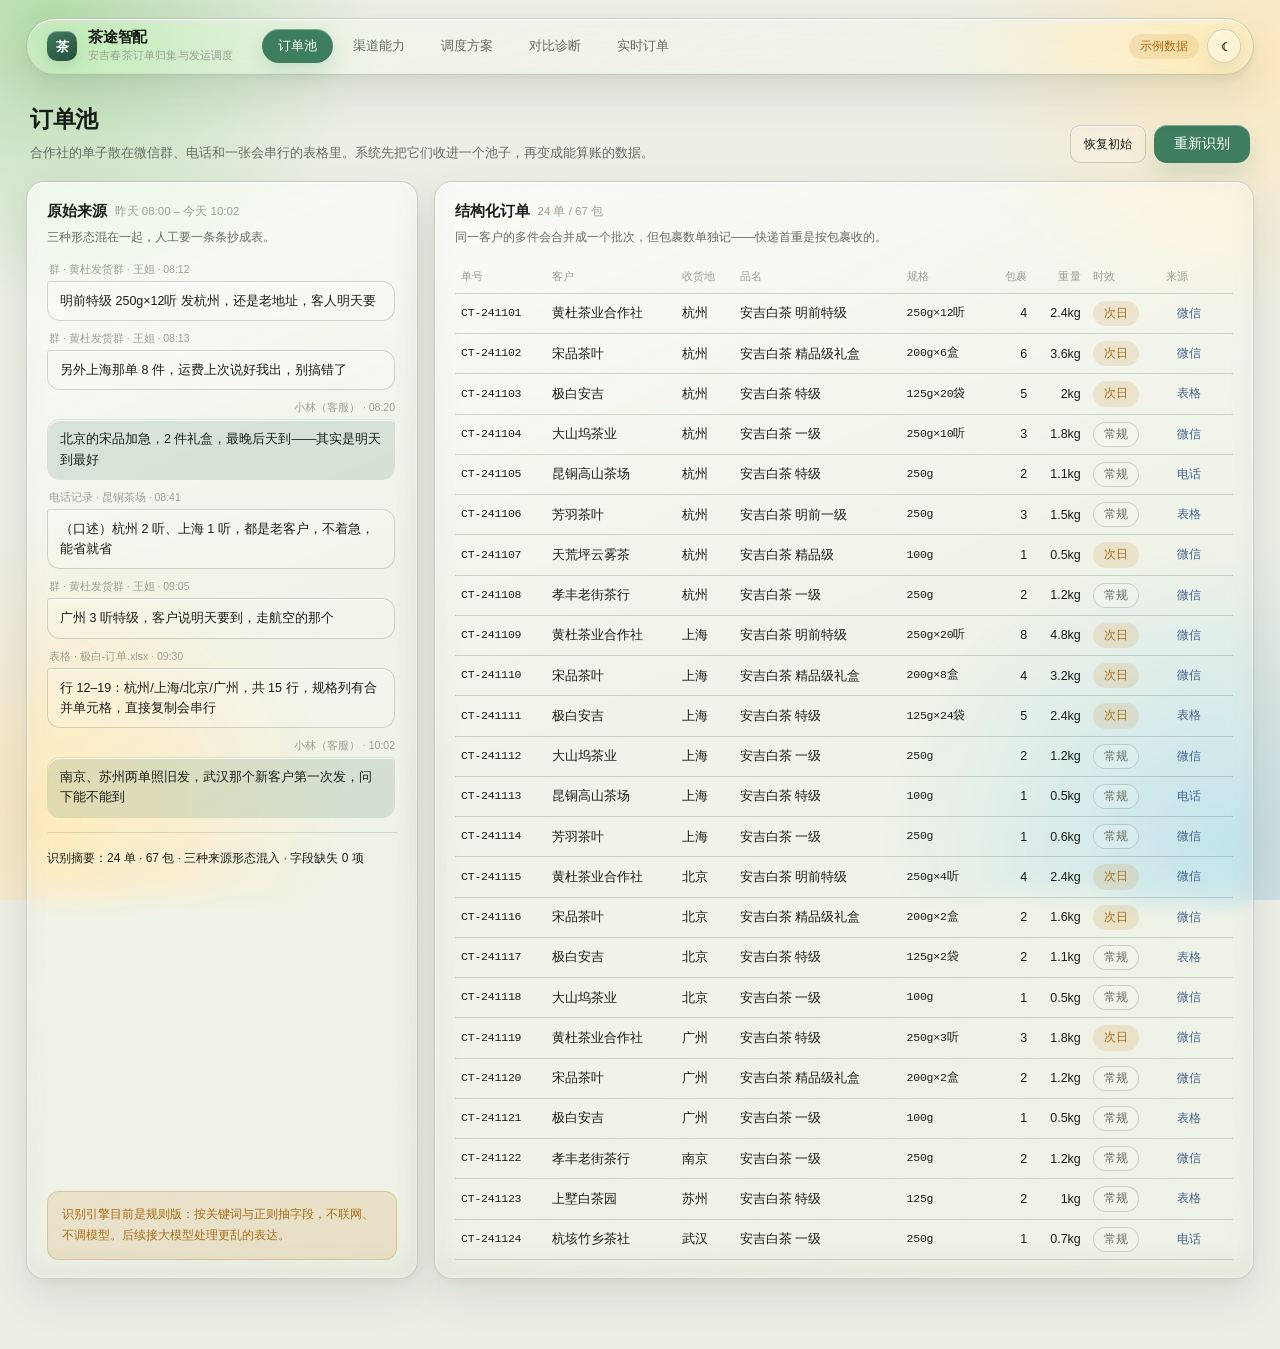
<file: index.html>
<!DOCTYPE html>
<html lang="zh-CN">
<head>
<meta charset="utf-8">
<meta name="viewport" content="width=device-width,initial-scale=1">
<meta name="theme-color" content="#edefe7">
<title>茶途智配 · 安吉春茶发运调度（演示原型）</title>
<link rel="stylesheet" href="style.css">
</head>
<body>
<div class="app">

  <div class="bar">
    <div class="mark">
      <div class="dot">茶</div>
      <div class="txt">
        <b>茶途智配</b>
        <span>安吉春茶订单归集与发运调度</span>
      </div>
    </div>
    <nav class="nav" id="nav">
      <button data-r="pool">订单池</button>
      <button data-r="channels">渠道能力</button>
      <button data-r="plan">调度方案</button>
      <button data-r="compare">对比诊断</button>
      <button data-r="live">实时订单</button>
    </nav>
    <div class="side">
      <span class="chip m" title="本页所有订单、报价均为构造的演示数据">示例数据</span>
      <button class="tbtn" id="theme" title="日夜切换">☾</button>
    </div>
  </div>

  <main id="view"></main>
</div>

<svg width="0" height="0" aria-hidden="true" style="position:absolute">
  <filter id="glass-refract" x="-20%" y="-20%" width="140%" height="140%">
    <feTurbulence type="fractalNoise" baseFrequency="0.009 0.013" numOctaves="2" seed="9" result="noise"/>
    <feDisplacementMap in="SourceGraphic" in2="noise" scale="26" xChannelSelector="R" yChannelSelector="G"/>
  </filter>
</svg>
<div id="toast"></div>
<script src="app.js"></script>
</body>
</html>
</file>
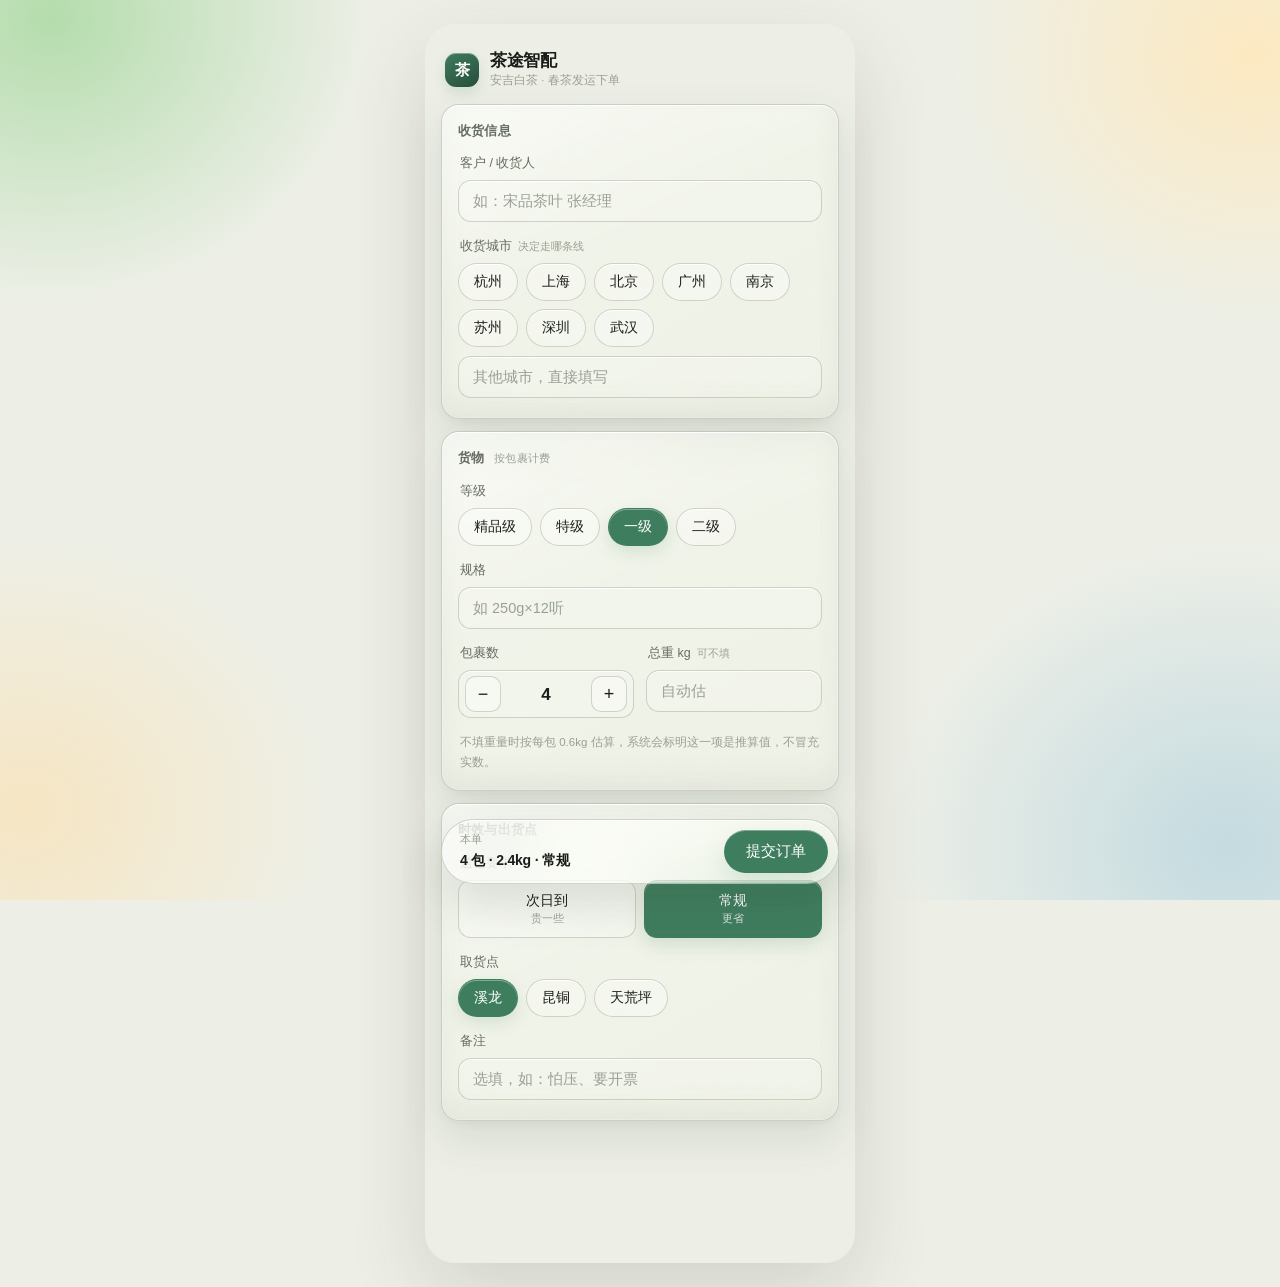
<file: order.html>
<!DOCTYPE html>
<html lang="zh-CN">
<head>
<meta charset="utf-8">
<meta name="viewport" content="width=device-width,initial-scale=1,viewport-fit=cover">
<meta name="theme-color" content="#edefe7">
<title>茶途智配 · 下单</title>
<link rel="stylesheet" href="order.css">
</head>
<body>
<div class="phone">

  <header>
    <div class="mark">
      <div class="dot">茶</div>
      <div>
        <b>茶途智配</b>
        <span>安吉白茶 · 春茶发运下单</span>
      </div>
    </div>
  </header>

  <main>
    <form id="f" autocomplete="off">

      <section class="card">
        <h2>收货信息</h2>
        <label class="field">
          <span class="lb">客户 / 收货人</span>
          <input id="cust" placeholder="如：宋品茶叶 张经理">
        </label>
        <div class="field">
          <span class="lb">收货城市<em>决定走哪条线</em></span>
          <div class="chips" id="cities">
            <button type="button" data-v="杭州">杭州</button>
            <button type="button" data-v="上海">上海</button>
            <button type="button" data-v="北京">北京</button>
            <button type="button" data-v="广州">广州</button>
            <button type="button" data-v="南京">南京</button>
            <button type="button" data-v="苏州">苏州</button>
            <button type="button" data-v="深圳">深圳</button>
            <button type="button" data-v="武汉">武汉</button>
          </div>
          <input id="cityOther" class="mt" placeholder="其他城市，直接填写">
        </div>
      </section>

      <section class="card">
        <h2>货物 <small>按包裹计费</small></h2>
        <div class="field">
          <span class="lb">等级</span>
          <div class="chips" id="grades">
            <button type="button" data-v="精品级">精品级</button>
            <button type="button" data-v="特级">特级</button>
            <button type="button" data-v="一级" class="on">一级</button>
            <button type="button" data-v="二级">二级</button>
          </div>
        </div>
        <label class="field">
          <span class="lb">规格</span>
          <input id="spec" placeholder="如 250g×12听">
        </label>
        <div class="two">
          <div class="field">
            <span class="lb">包裹数</span>
            <div class="stepper">
              <button type="button" id="minus">−</button>
              <b id="qty">4</b>
              <button type="button" id="plus">+</button>
            </div>
          </div>
          <label class="field">
            <span class="lb">总重 kg<em>可不填</em></span>
            <input id="kg" type="number" inputmode="decimal" step="0.1" min="0" placeholder="自动估">
          </label>
        </div>
        <p class="hint">不填重量时按每包 0.6kg 估算，系统会标明这一项是推算值，不冒充实数。</p>
      </section>

      <section class="card">
        <h2>时效与出货点</h2>
        <div class="field">
          <span class="lb">送达要求</span>
          <div class="seg" id="reqs">
            <button type="button" data-v="nextday">次日到<em>贵一些</em></button>
            <button type="button" data-v="std" class="on">常规<em>更省</em></button>
          </div>
        </div>
        <div class="field">
          <span class="lb">取货点</span>
          <div class="chips" id="points">
            <button type="button" data-v="溪龙" class="on">溪龙</button>
            <button type="button" data-v="昆铜">昆铜</button>
            <button type="button" data-v="天荒坪">天荒坪</button>
          </div>
        </div>
        <label class="field">
          <span class="lb">备注</span>
          <input id="note" placeholder="选填，如：怕压、要开票">
        </label>
      </section>

      <div class="bar">
        <div class="sum">
          <span>本单</span>
          <b id="sumline">4 包 · 常规</b>
        </div>
        <button type="submit" class="btn" id="submit">提交订单</button>
      </div>
    </form>

    <section id="done" class="card done no">
      <div class="okmark">✓</div>
      <h3>已提交</h3>
      <p>订单号 <b id="oid"></b></p>
      <p class="muted" id="doneMsg">已同步到主系统订单池</p>
      <div class="hr"></div>
      <div class="lines" id="doneLines"></div>
      <button class="btn ghost" id="again">再下一单</button>
    </section>
  </main>
</div>

<svg width="0" height="0" aria-hidden="true" style="position:absolute">
  <filter id="glass-refract" x="-20%" y="-20%" width="140%" height="140%">
    <feTurbulence type="fractalNoise" baseFrequency="0.009 0.013" numOctaves="2" seed="9" result="noise"/>
    <feDisplacementMap in="SourceGraphic" in2="noise" scale="26" xChannelSelector="R" yChannelSelector="G"/>
  </filter>
</svg>
<div id="toast"></div>
<script src="order.js"></script>
</body>
</html>
</file>
<file: style.css>
/* ==========================================================
   茶途智配 · 演示原型 v0.1
   液态玻璃材质延续自 OR+ 那套（六层光学模型 / L3 SVG 折射）
   布局从手机框改为桌面宽版调度后台
   ========================================================== */

:root{
  --bg:#edefe7;
  --text:#191d19;
  --dim:#666d63;
  --faint:#9aa095;
  --accent:#3f7d5f;
  --accent-2:#8a6d3b;
  --accent-soft:rgba(63,125,95,.16);
  --warn:#a86c15;
  --warn-soft:rgba(200,137,44,.16);
  --ok:#347056;
  --ok-soft:rgba(79,138,106,.16);

  --glass-blur:11px;
  --glass-saturate:180%;

  --fill-a:rgba(255,255,255,.30);
  --fill-b:rgba(255,255,255,.15);
  --rim:rgba(88,100,80,.25);
  --rim-inner:rgba(255,255,255,.35);
  --highlight:rgba(255,255,255,.9);
  --inner:rgba(84,96,72,.08);
  --shadow:0 18px 44px rgba(56,72,52,.12), 0 4px 10px rgba(63,125,95,.05);

  --inset:rgba(255,255,255,.36);
  --radius:18px;
  --ease:cubic-bezier(.23,1,.32,1);
  --mono:ui-monospace,"SF Mono",Consolas,"Cascadia Mono",monospace;
}

body.dark{
  --bg:#060907;
  --text:#e9ece7;
  --dim:#9aa096;
  --faint:#7e857b;
  --accent:#74c79c;
  --accent-2:#c4a068;
  --accent-soft:rgba(116,199,156,.20);
  --warn:#e0a94f;
  --warn-soft:rgba(224,169,79,.18);
  --ok:#86c4a2;
  --ok-soft:rgba(134,196,162,.16);

  --fill-a:rgba(255,255,255,.105);
  --fill-b:rgba(255,255,255,.058);
  --rim:rgba(255,255,255,.20);
  --rim-inner:rgba(255,255,255,.09);
  --highlight:rgba(255,255,255,.24);
  --inner:rgba(0,0,0,.36);
  --inset:rgba(255,255,255,.065);
  --shadow:0 18px 44px rgba(0,0,0,.55);
}

*{box-sizing:border-box;-webkit-tap-highlight-color:transparent}
html,body{margin:0;padding:0;color:var(--text);
  font-family:-apple-system,BlinkMacSystemFont,"PingFang SC","Microsoft YaHei",sans-serif;
  font-size:14px;line-height:1.62;-webkit-font-smoothing:antialiased;
  background-color:var(--bg);
  background-image:
    radial-gradient(520px 460px at 4% 2%, rgba(172,218,164,.88), transparent 62%),
    radial-gradient(500px 440px at 98% 6%, rgba(255,232,186,.85), transparent 62%),
    radial-gradient(540px 480px at 96% 94%, rgba(170,206,220,.62), transparent 64%),
    radial-gradient(500px 450px at 2% 90%, rgba(250,226,180,.70), transparent 63%);
  background-repeat:no-repeat;
  background-attachment:fixed;
  transition:background-color .42s ease,color .42s ease;
}
body.dark{
  background-image:
    radial-gradient(520px 460px at 4% 2%, rgba(30,78,52,.52), transparent 62%),
    radial-gradient(500px 440px at 98% 6%, rgba(84,64,26,.46), transparent 62%),
    radial-gradient(540px 480px at 96% 94%, rgba(24,50,66,.44), transparent 64%),
    radial-gradient(500px 450px at 2% 90%, rgba(70,58,30,.40), transparent 63%);
}

.no{display:none !important}

/* ---------- 布局 ---------- */
.app{max-width:1460px;margin:0 auto;padding:18px 26px 70px}

/* ---------- 顶栏（玻璃胶囊） ---------- */
.bar{
  position:sticky;top:14px;z-index:40;
  display:flex;align-items:center;gap:20px;
  padding:9px 12px 9px 20px;border-radius:999px;
  background:linear-gradient(150deg,var(--fill-a),var(--fill-b));
  border:1px solid var(--rim);
  -webkit-backdrop-filter:blur(26px) saturate(190%);
  backdrop-filter:blur(26px) saturate(190%) url(#glass-refract);
  box-shadow:var(--shadow),inset 0 1px 0 var(--highlight),inset 0 -1px 0 rgba(0,0,0,.04);
  transition:background .4s ease,box-shadow .4s ease;
}
.mark{display:flex;align-items:center;gap:11px;flex:none}
.mark .dot{
  width:30px;height:30px;border-radius:10px;flex:none;display:grid;place-items:center;
  background:linear-gradient(150deg,var(--accent),color-mix(in srgb,var(--accent) 62%,#000));
  color:#fff;font-size:13px;font-weight:600;letter-spacing:-.5px;
  box-shadow:inset 0 1px 0 rgba(255,255,255,.35),0 6px 14px var(--accent-soft);
}
.mark .txt b{display:block;font-size:15px;font-weight:600;letter-spacing:-.2px;line-height:1.25}
.mark .txt span{display:block;font-size:11px;color:var(--faint);letter-spacing:.2px}

.nav{display:flex;gap:4px;margin-left:8px;flex:1}
.nav button{
  padding:8px 16px;border-radius:999px;border:0;cursor:pointer;font-family:inherit;
  font-size:13px;color:var(--dim);background:transparent;white-space:nowrap;
  transition:background 240ms var(--ease),color 240ms var(--ease),transform 160ms var(--ease);
}
.nav button:hover{background:var(--fill-b);color:var(--text)}
.nav button:active{transform:scale(.96)}
.nav button.on{
  background:var(--accent);color:#fff;font-weight:500;
  box-shadow:inset 0 1px 0 rgba(255,255,255,.34),0 8px 18px var(--accent-soft);
}

.bar .side{display:flex;align-items:center;gap:8px;flex:none}
.tbtn{
  width:34px;height:34px;border-radius:50%;border:1px solid var(--rim);
  background:var(--fill-a);color:var(--text);font-size:14px;cursor:pointer;
  display:grid;place-items:center;font-family:inherit;
  -webkit-backdrop-filter:blur(14px) saturate(180%);
  backdrop-filter:blur(14px) saturate(180%);
  box-shadow:0 8px 20px rgba(56,72,52,.09),inset 0 1px 0 var(--highlight);
  transition:transform 200ms var(--ease);
}
.tbtn:hover{transform:translateY(-1px)}
.tbtn:active{transform:scale(.9)}

/* ---------- 通用卡片 ---------- */
.card{
  position:relative;isolation:isolate;border-radius:var(--radius);
  background:linear-gradient(150deg,var(--fill-a),var(--fill-b));
  border:1px solid var(--rim);
  -webkit-backdrop-filter:blur(var(--glass-blur)) saturate(var(--glass-saturate));
  backdrop-filter:blur(var(--glass-blur)) saturate(var(--glass-saturate)) url(#glass-refract);
  box-shadow:
    var(--shadow),
    inset 0 1px 0 var(--highlight),
    inset 1px 0 6px rgba(255,255,255,.26),
    inset -1px 0 6px rgba(255,255,255,.10),
    inset 0 -14px 28px var(--inner),
    inset 0 0 0 1px var(--rim-inner);
  padding:18px 20px;
}
.card::before{
  content:'';position:absolute;inset:0;z-index:-1;border-radius:inherit;pointer-events:none;
  background:linear-gradient(158deg,var(--highlight),transparent 42%);
  opacity:.6;
}
.card > *{position:relative;z-index:1}
.card.fill{display:flex;flex-direction:column;height:100%}

.card h2{margin:0 0 4px;font-size:14.5px;font-weight:600;letter-spacing:-.1px;display:flex;align-items:center;gap:8px}
.card h2 small{font-weight:400;color:var(--faint);font-size:11.5px;letter-spacing:0}
.card .sub{margin:0 0 14px;font-size:12px;color:var(--dim)}
.hr{height:1px;background:var(--rim);margin:14px 0;opacity:.75}

/* ---------- 首页栅格 ---------- */
.grid{display:grid;grid-template-columns:392px minmax(0,1fr);gap:16px;margin-top:18px}
.grid-3{display:grid;grid-template-columns:repeat(3,minmax(0,1fr));gap:14px}
.grid-2{display:grid;grid-template-columns:repeat(2,minmax(0,1fr));gap:16px}
@media(max-width:1120px){
  .grid,.grid-3,.grid-2{grid-template-columns:minmax(0,1fr)}
}

/* ---------- 页头 ---------- */
.pagehead{display:flex;align-items:flex-end;justify-content:space-between;gap:20px;margin:26px 4px 2px}
.pagehead h1{margin:0;font-size:23px;font-weight:600;letter-spacing:-.5px}
.pagehead p{margin:5px 0 0;font-size:12.5px;color:var(--dim);max-width:640px}
.pagehead .acts{display:flex;gap:8px;flex:none}

/* ---------- 按钮 ---------- */
.btn{
  padding:10px 20px;border:0;border-radius:13px;cursor:pointer;font-family:inherit;
  font-size:13.5px;font-weight:500;color:#fff;background:var(--accent);
  box-shadow:inset 0 1px 0 rgba(255,255,255,.34),0 12px 24px var(--accent-soft);
  transition:transform 180ms var(--ease),filter 180ms var(--ease);
}
.btn:hover{filter:brightness(1.04)}
.btn:active{transform:scale(.97)}
.btn.ghost{
  background:var(--fill-b);color:var(--text);border:1px solid var(--rim);
  box-shadow:inset 0 1px 0 var(--highlight);
}
.btn.ghost:hover{background:var(--fill-a)}
.btn.sm{padding:7px 13px;font-size:12px;border-radius:10px}

/* ---------- chip / 标签 ---------- */
.chip{
  display:inline-flex;align-items:center;gap:5px;padding:3px 10px;border-radius:999px;
  font-size:11.5px;color:var(--dim);background:var(--fill-b);border:1px solid var(--rim);
  white-space:nowrap;line-height:1.5;
}
.chip.p{color:var(--accent);background:var(--accent-soft);border-color:transparent;font-weight:500}
.chip.m{color:var(--warn);background:var(--warn-soft);border-color:transparent}
.chip.r{color:var(--ok);background:var(--ok-soft);border-color:transparent}
.chip.k{color:#43628c;background:rgba(91,127,176,.16);border-color:transparent}
body.dark .chip.k{color:#8fb0d8}
.chip.ghostk{background:transparent}

/* ---------- 原始消息流 ---------- */
.msgflow{display:flex;flex-direction:column;gap:9px;padding-right:2px}
.msgflow::-webkit-scrollbar{width:6px}
.msgflow::-webkit-scrollbar-thumb{background:var(--rim);border-radius:3px}
.msg{display:flex;flex-direction:column;gap:3px;animation:riseIn .5s var(--ease) both}
.msg .who{font-size:10.5px;color:var(--faint);padding-left:2px}
.msg .bub{
  padding:9px 12px;border-radius:4px 13px 13px 13px;font-size:12.5px;line-height:1.62;
  background:var(--fill-b);border:1px solid var(--rim);
  box-shadow:inset 0 1px 0 var(--highlight);
  white-space:pre-wrap;word-break:break-word;
}
.msg.me{align-items:flex-end}
.msg.me .bub{
  border-radius:13px 4px 13px 13px;
  background:var(--accent-soft);border-color:transparent;
}
.msg .bub .k{color:var(--accent);font-weight:500}
@keyframes riseIn{from{opacity:0;transform:translateY(7px)}to{opacity:1;transform:none}}

/* ---------- 表格 ---------- */
table{width:100%;border-collapse:collapse;font-size:12.5px;font-variant-numeric:tabular-nums}
th,td{text-align:left;padding:7px 6px;border-bottom:1px solid var(--rim);white-space:nowrap}
th{color:var(--faint);font-weight:400;font-size:11px;letter-spacing:.3px;text-transform:none}
tbody tr{transition:background 160ms var(--ease)}
tbody tr:hover{background:var(--fill-b)}
tr.newrow{animation:rowIn .42s var(--ease) both}
@keyframes rowIn{from{opacity:0;transform:translateX(-8px);background:var(--accent-soft)}to{opacity:1;transform:none}}
td.num,th.num{text-align:right}
.mono{font-family:var(--mono);font-size:11.5px;letter-spacing:-.2px}
.scroll{overflow-x:auto}
.scroll::-webkit-scrollbar{width:7px;height:7px}
.scroll::-webkit-scrollbar-thumb{background:var(--rim);border-radius:4px}

/* ---------- KPI ---------- */
.kpis{display:grid;grid-template-columns:repeat(4,minmax(0,1fr));gap:11px}
@media(max-width:820px){.kpis{grid-template-columns:repeat(2,minmax(0,1fr))}}
.kpi{
  padding:13px 15px;border-radius:14px;background:var(--inset);border:1px solid var(--rim);
  box-shadow:inset 0 1px 0 var(--highlight);
}
.kpi span{display:block;font-size:11px;color:var(--faint);margin-bottom:3px;letter-spacing:.2px}
.kpi b{font-size:21px;font-weight:600;letter-spacing:-.6px;font-variant-numeric:tabular-nums}
.kpi b em{font-style:normal;font-size:12px;color:var(--dim);font-weight:400;margin-left:3px;letter-spacing:0}
.kpi.hl{border-color:color-mix(in srgb,var(--accent) 34%,transparent);background:var(--accent-soft)}
.kpi.hl b{color:var(--accent)}

/* ---------- 渠道卡 ---------- */
.chlist{display:grid;grid-template-columns:repeat(2,minmax(0,1fr));gap:13px}
@media(max-width:900px){.chlist{grid-template-columns:minmax(0,1fr)}}
.ch{
  padding:15px 16px;border-radius:15px;border:1px solid var(--rim);
  background:var(--inset);box-shadow:inset 0 1px 0 var(--highlight);
  transition:transform 220ms var(--ease),border-color 220ms var(--ease);
}
.ch:hover{transform:translateY(-2px);border-color:color-mix(in srgb,var(--accent) 30%,var(--rim))}
.ch .top{display:flex;align-items:center;justify-content:space-between;gap:10px;margin-bottom:9px}
.ch .nm{display:flex;align-items:center;gap:9px;min-width:0}
.ch .ico{
  width:32px;height:32px;border-radius:10px;flex:none;display:grid;place-items:center;font-size:14px;
  background:var(--fill-a);border:1px solid var(--rim);box-shadow:inset 0 1px 0 var(--highlight);
}
.ch .nm b{font-size:13.5px;font-weight:600;display:block;line-height:1.3}
.ch .nm em{font-style:normal;font-size:11px;color:var(--faint)}
.ch dl{display:grid;grid-template-columns:auto 1fr;gap:5px 12px;margin:10px 0 0;font-size:12px}
.ch dt{color:var(--faint);white-space:nowrap}
.ch dd{margin:0;color:var(--text)}
.ch .note{
  margin-top:11px;padding-top:10px;border-top:1px dashed var(--rim);
  font-size:11px;color:var(--faint);line-height:1.7;
}

/* ---------- 批次 ---------- */
.batch{
  padding:15px 17px;border-radius:15px;border:1px solid var(--rim);
  background:var(--inset);box-shadow:inset 0 1px 0 var(--highlight);
  margin-bottom:11px;transition:border-color 200ms var(--ease),background 200ms var(--ease);
}
.batch:hover{border-color:color-mix(in srgb,var(--accent) 26%,var(--rim))}
.batch .top{display:flex;align-items:center;justify-content:space-between;gap:14px;flex-wrap:wrap}
.batch .dir{display:flex;align-items:center;gap:10px;min-width:0}
.batch .dir .to{font-size:15px;font-weight:600;letter-spacing:-.2px}
.batch .metrics{display:flex;gap:20px;font-size:12px;color:var(--dim);font-variant-numeric:tabular-nums}
.batch .metrics b{color:var(--text);font-size:14px;font-weight:600;margin-left:4px}
.batch .why{
  margin-top:12px;padding-top:11px;border-top:1px dashed var(--rim);
  font-size:12px;color:var(--dim);line-height:1.85;
}
.batch .why .ln{display:flex;gap:8px}
.batch .why .ln i{font-style:normal;color:var(--faint);flex:none;width:52px}
.batch .why .ln.ok i{color:var(--ok)}
.batch .why .ln.no i{color:var(--warn)}
.batch .why .ln b{color:var(--text);font-weight:500}
.toggle{
  border:0;background:transparent;color:var(--accent);font-family:inherit;font-size:12px;
  cursor:pointer;padding:2px 0;border-radius:6px;
}
.toggle:hover{text-decoration:underline}

/* ---------- 条形对比 ---------- */
.bars{display:flex;flex-direction:column;gap:14px;margin-top:6px}
.barrow{display:grid;grid-template-columns:82px 1fr 74px;align-items:center;gap:12px;font-size:12.5px}
.barrow .lab{color:var(--dim);font-size:12px}
.bartrack{height:26px;border-radius:8px;background:var(--inset);position:relative;overflow:hidden;
  border:1px solid var(--rim);box-shadow:inset 0 1px 3px rgba(0,0,0,.05)}
.barfill{position:absolute;inset:0 auto 0 0;border-radius:7px;width:0;
  transition:width .9s var(--ease)}
.barfill.a{background:linear-gradient(90deg,color-mix(in srgb,var(--accent) 62%,#fff),var(--accent))}
.barfill.b{background:linear-gradient(90deg,rgba(150,150,150,.30),rgba(150,150,150,.55))}
.barrow .val{text-align:right;font-variant-numeric:tabular-nums;font-weight:500}

/* ---------- 结论 ---------- */
.concl{font-size:13px;line-height:1.95;color:var(--dim)}
.concl b{color:var(--text);font-weight:600}
.concl .li{display:flex;gap:9px;margin:7px 0}
.concl .li i{font-style:normal;color:var(--accent);flex:none}
.note-box{
  padding:12px 14px;border-radius:12px;background:var(--warn-soft);
  border:1px solid color-mix(in srgb,var(--warn) 24%,transparent);
  font-size:12px;line-height:1.8;color:var(--warn);margin-top:14px;
}
body.dark .note-box{color:var(--warn)}
.empty{text-align:center;color:var(--faint);font-size:12.5px;padding:34px 0}

/* ---------- toast ---------- */
#toast{
  position:fixed;left:50%;bottom:34px;transform:translate(-50%,10px) scale(.97);
  background:rgba(22,26,22,.92);color:#fff;padding:10px 18px;border-radius:12px;
  font-size:13px;opacity:0;pointer-events:none;z-index:99;
  transition:opacity 220ms var(--ease),transform 220ms var(--ease);
}
#toast.on{opacity:1;transform:translate(-50%,0) scale(1)}

@media (prefers-reduced-motion: reduce){
  *{animation-duration:.01ms !important;transition-duration:.01ms !important}
}
</file>
<file: order.css>
/* 茶途智配 · 下单页
   同一套玻璃材质，布局按手机重写（客户拿手机填） */

:root{
  --bg:#edefe7;
  --text:#191d19;
  --dim:#666d63;
  --faint:#9aa095;
  --accent:#3f7d5f;
  --accent-soft:rgba(63,125,95,.16);
  --warn:#a86c15;
  --warn-soft:rgba(200,137,44,.16);

  --glass-blur:11px;
  --glass-saturate:180%;
  --fill-a:rgba(255,255,255,.30);
  --fill-b:rgba(255,255,255,.15);
  --rim:rgba(88,100,80,.25);
  --rim-inner:rgba(255,255,255,.35);
  --highlight:rgba(255,255,255,.9);
  --inner:rgba(84,96,72,.08);
  --shadow:0 18px 44px rgba(56,72,52,.12), 0 4px 10px rgba(63,125,95,.05);
  --inset:rgba(255,255,255,.36);
  --radius:18px;
  --ease:cubic-bezier(.23,1,.32,1);
}

*{box-sizing:border-box;-webkit-tap-highlight-color:transparent}
html,body{margin:0;padding:0;color:var(--text);
  font-family:-apple-system,BlinkMacSystemFont,"PingFang SC","Microsoft YaHei",sans-serif;
  font-size:15px;line-height:1.6;-webkit-font-smoothing:antialiased;
  background-color:var(--bg);
  background-image:
    radial-gradient(520px 460px at 4% 2%, rgba(172,218,164,.88), transparent 62%),
    radial-gradient(500px 440px at 98% 6%, rgba(255,232,186,.85), transparent 62%),
    radial-gradient(540px 480px at 96% 94%, rgba(170,206,220,.62), transparent 64%),
    radial-gradient(500px 450px at 2% 90%, rgba(250,226,180,.70), transparent 63%);
  background-repeat:no-repeat;
  background-attachment:fixed;
}

.no{display:none !important}
.phone{max-width:430px;margin:0 auto;min-height:100vh;padding:0 16px 130px}
@media(min-width:640px){
  .phone{margin:24px auto;min-height:calc(100vh - 48px);border-radius:30px;
    box-shadow:0 30px 80px rgba(60,44,32,.14);padding-top:4px}
}

/* 顶栏 */
header{padding:calc(env(safe-area-inset-top) + 22px) 4px 14px}
.mark{display:flex;align-items:center;gap:11px}
.mark .dot{
  width:34px;height:34px;border-radius:11px;flex:none;display:grid;place-items:center;
  background:linear-gradient(150deg,var(--accent),color-mix(in srgb,var(--accent) 62%,#000));
  color:#fff;font-size:15px;font-weight:600;
  box-shadow:inset 0 1px 0 rgba(255,255,255,.35),0 6px 14px var(--accent-soft);
}
.mark b{display:block;font-size:17px;font-weight:600;letter-spacing:-.3px;line-height:1.25}
.mark span{display:block;font-size:11.5px;color:var(--faint)}

/* 卡片 */
.card{
  position:relative;isolation:isolate;border-radius:var(--radius);
  padding:16px 16px 6px;margin-bottom:12px;
  background:linear-gradient(150deg,var(--fill-a),var(--fill-b));
  border:1px solid var(--rim);
  -webkit-backdrop-filter:blur(var(--glass-blur)) saturate(var(--glass-saturate));
  backdrop-filter:blur(var(--glass-blur)) saturate(var(--glass-saturate)) url(#glass-refract);
  box-shadow:var(--shadow),inset 0 1px 0 var(--highlight),
    inset 0 -14px 28px var(--inner),inset 0 0 0 1px var(--rim-inner);
}
.card::before{
  content:'';position:absolute;inset:0;z-index:-1;border-radius:inherit;pointer-events:none;
  background:linear-gradient(158deg,var(--highlight),transparent 42%);opacity:.55;
}
.card > *{position:relative;z-index:1}
.card h2{
  margin:0 0 12px;font-size:13px;font-weight:600;letter-spacing:.2px;
  color:var(--dim);text-transform:none;
}
.card h2 small{font-weight:400;color:var(--faint);font-size:11px;margin-left:6px}

/* 字段 */
.field{display:block;margin-bottom:14px}
.lb{display:block;font-size:12.5px;color:var(--dim);margin-bottom:7px;padding-left:2px}
.lb em{font-style:normal;font-size:11px;color:var(--faint);margin-left:6px}
input{
  width:100%;padding:12px 14px;font-family:inherit;font-size:14.5px;color:var(--text);
  background:var(--fill-b);border:1px solid var(--rim);border-radius:13px;outline:none;
  box-shadow:inset 0 1px 0 var(--highlight);
  transition:border-color 180ms var(--ease),box-shadow 180ms var(--ease);
  -webkit-appearance:none;appearance:none;
}
input::placeholder{color:var(--faint)}
input:focus{border-color:var(--accent);box-shadow:0 0 0 3px var(--accent-soft)}
.mt{margin-top:9px}
.two{display:grid;grid-template-columns:1fr 1fr;gap:12px}

/* chips */
.chips{display:flex;flex-wrap:wrap;gap:8px}
.chips button{
  padding:8px 15px;border-radius:999px;cursor:pointer;font-family:inherit;font-size:13.5px;
  color:var(--text);background:var(--fill-a);border:1px solid var(--rim);
  box-shadow:inset 0 1px 0 var(--highlight);
  transition:background 200ms var(--ease),color 200ms var(--ease),transform 160ms var(--ease);
  min-height:38px;
}
.chips button:active{transform:scale(.96)}
.chips button.on{
  background:var(--accent);color:#fff;border-color:transparent;font-weight:500;
  box-shadow:inset 0 1px 0 rgba(255,255,255,.34),0 6px 16px var(--accent-soft);
}

/* 分段控件 */
.seg{display:grid;grid-template-columns:1fr 1fr;gap:8px}
.seg button{
  padding:11px 8px;border-radius:13px;cursor:pointer;font-family:inherit;font-size:14px;
  color:var(--text);background:var(--fill-a);border:1px solid var(--rim);
  display:flex;flex-direction:column;align-items:center;gap:1px;
  box-shadow:inset 0 1px 0 var(--highlight);
  transition:background 200ms var(--ease),color 200ms var(--ease);
}
.seg button em{font-style:normal;font-size:11px;color:var(--faint)}
.seg button.on{background:var(--accent);color:#fff;border-color:transparent;
  box-shadow:inset 0 1px 0 rgba(255,255,255,.3),0 8px 18px var(--accent-soft)}
.seg button.on em{color:rgba(255,255,255,.8)}

/* 步进器 */
.stepper{
  display:flex;align-items:center;justify-content:space-between;
  padding:5px 6px;border-radius:13px;background:var(--fill-b);border:1px solid var(--rim);
  box-shadow:inset 0 1px 0 var(--highlight);
}
.stepper button{
  width:36px;height:36px;border-radius:10px;border:1px solid var(--rim);cursor:pointer;
  background:var(--fill-a);color:var(--text);font-size:18px;line-height:1;font-family:inherit;
  display:grid;place-items:center;
  transition:transform 150ms var(--ease);
}
.stepper button:active{transform:scale(.9)}
.stepper b{font-size:17px;font-weight:600;font-variant-numeric:tabular-nums}

.hint{margin:0 0 12px;font-size:11.5px;color:var(--faint);line-height:1.75;padding-left:2px}
.hr{height:1px;background:var(--rim);margin:14px 0;opacity:.75}
.muted{color:var(--dim);font-size:12.5px}

/* 底部条 */
.bar{
  position:fixed;left:50%;transform:translateX(-50%);
  bottom:calc(env(safe-area-inset-bottom) + 16px);
  width:min(398px,calc(100vw - 32px));
  display:flex;align-items:center;gap:12px;
  padding:10px 10px 10px 18px;border-radius:999px;z-index:40;
  background:linear-gradient(150deg,rgba(255,255,255,.62),rgba(255,255,255,.42));
  border:1px solid var(--rim);
  -webkit-backdrop-filter:blur(26px) saturate(190%);
  backdrop-filter:blur(26px) saturate(190%);
  box-shadow:0 20px 46px rgba(56,72,52,.16),inset 0 1px 0 var(--highlight);
}
.bar .sum{flex:1;min-width:0}
.bar .sum span{display:block;font-size:10.5px;color:var(--faint)}
.bar .sum b{font-size:14px;font-weight:600;letter-spacing:-.2px}
.btn{
  flex:none;padding:12px 22px;border:0;border-radius:999px;cursor:pointer;
  font-family:inherit;font-size:14.5px;font-weight:500;color:#fff;background:var(--accent);
  box-shadow:inset 0 1px 0 rgba(255,255,255,.34),0 10px 24px var(--accent-soft);
  transition:transform 170ms var(--ease),opacity 200ms var(--ease);
}
.btn:active{transform:scale(.97)}
.btn[disabled]{opacity:.55;cursor:default}
.btn.ghost{
  width:100%;margin:6px 0 10px;background:var(--fill-a);color:var(--accent);
  border:1px solid var(--accent);box-shadow:inset 0 1px 0 var(--highlight);
}

/* 完成态 */
.done{padding:24px 20px;text-align:center}
.done .okmark{
  width:52px;height:52px;margin:0 auto 12px;border-radius:50%;
  display:grid;place-items:center;font-size:24px;color:#fff;
  background:var(--accent);box-shadow:0 10px 26px var(--accent-soft);
}
.done h3{margin:0 0 6px;font-size:18px;font-weight:600}
.done p{margin:3px 0;font-size:14px}
.done .lines{text-align:left;font-size:12.5px;color:var(--dim);line-height:1.9}
.done .lines .k{color:var(--faint);display:inline-block;width:64px}
.done .no{opacity:.5}

#toast{
  position:fixed;left:50%;bottom:150px;transform:translate(-50%,10px) scale(.97);
  background:rgba(22,26,22,.92);color:#fff;padding:10px 18px;border-radius:12px;
  font-size:13px;opacity:0;pointer-events:none;z-index:99;
  transition:opacity 220ms var(--ease),transform 220ms var(--ease);
}
#toast.on{opacity:1;transform:translate(-50%,0) scale(1)}

@media (prefers-reduced-motion: reduce){
  *{animation-duration:.01ms !important;transition-duration:.01ms !important}
}
</file>
